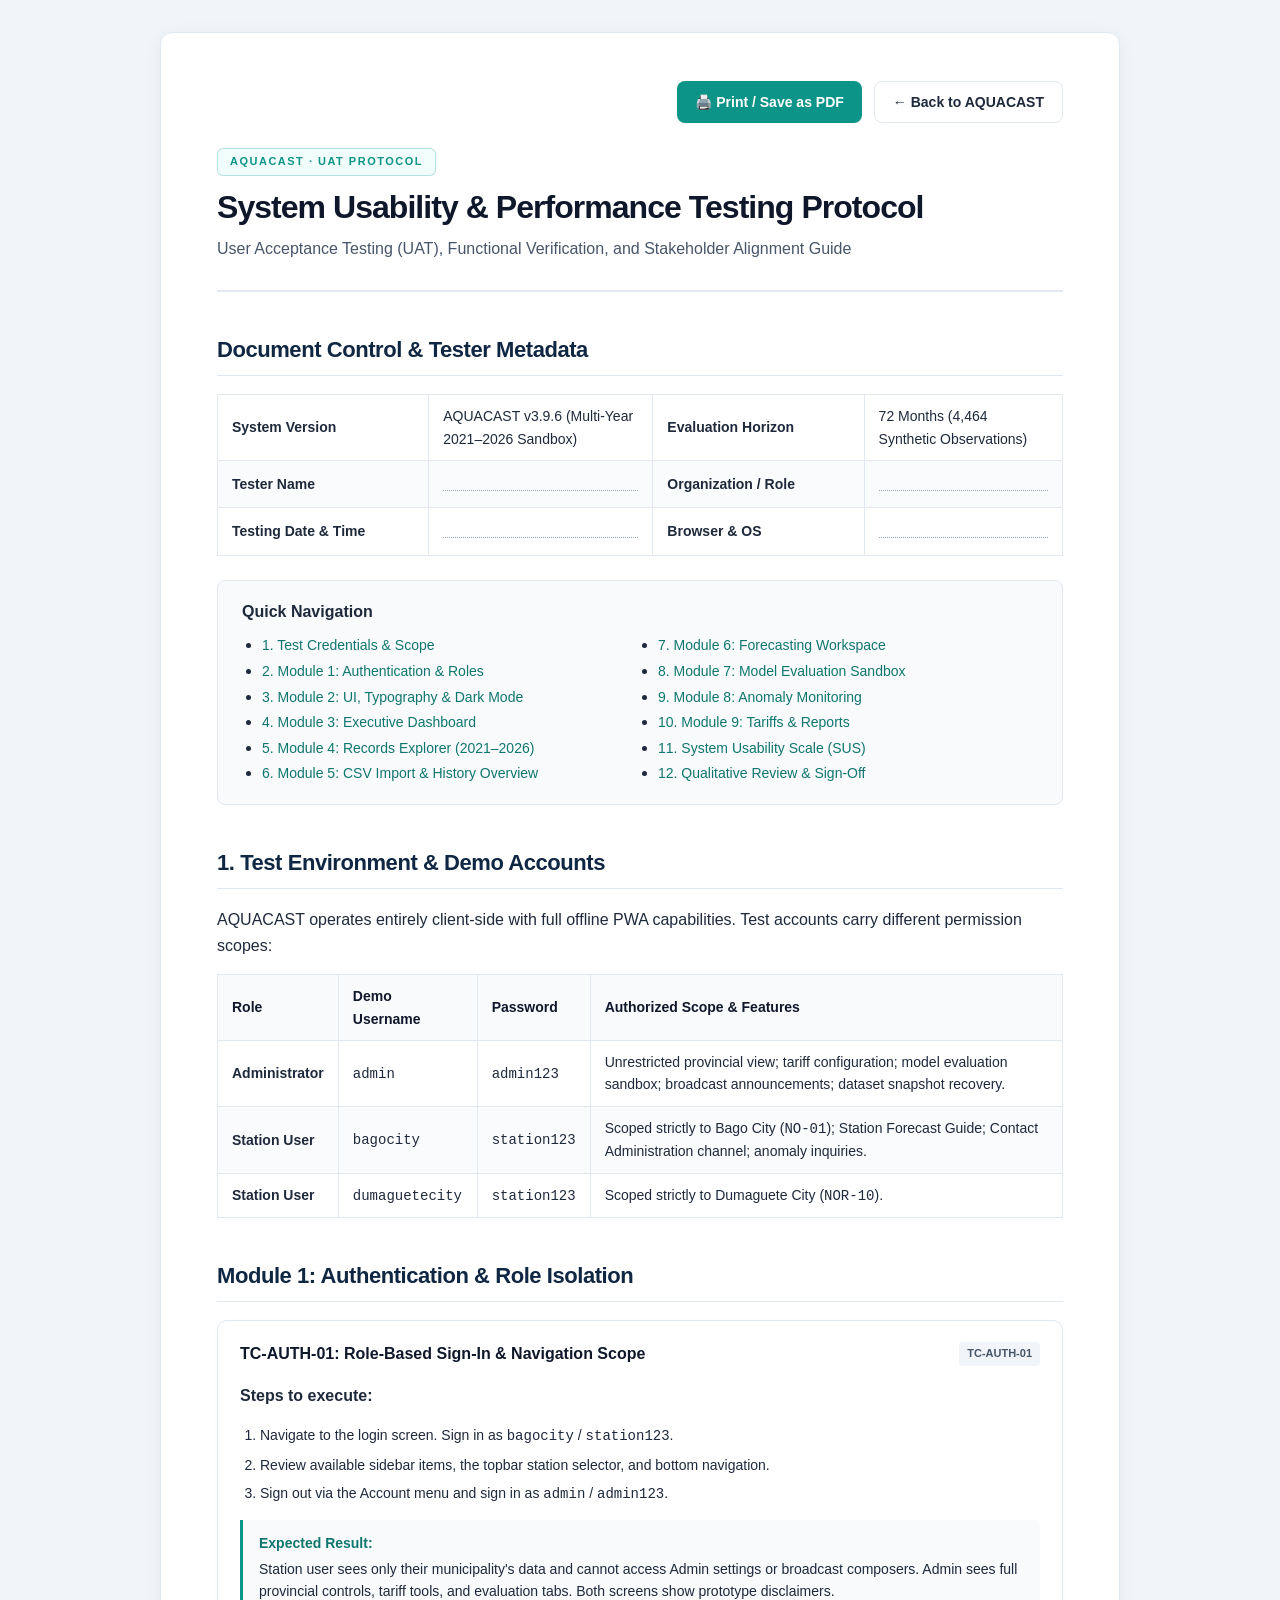
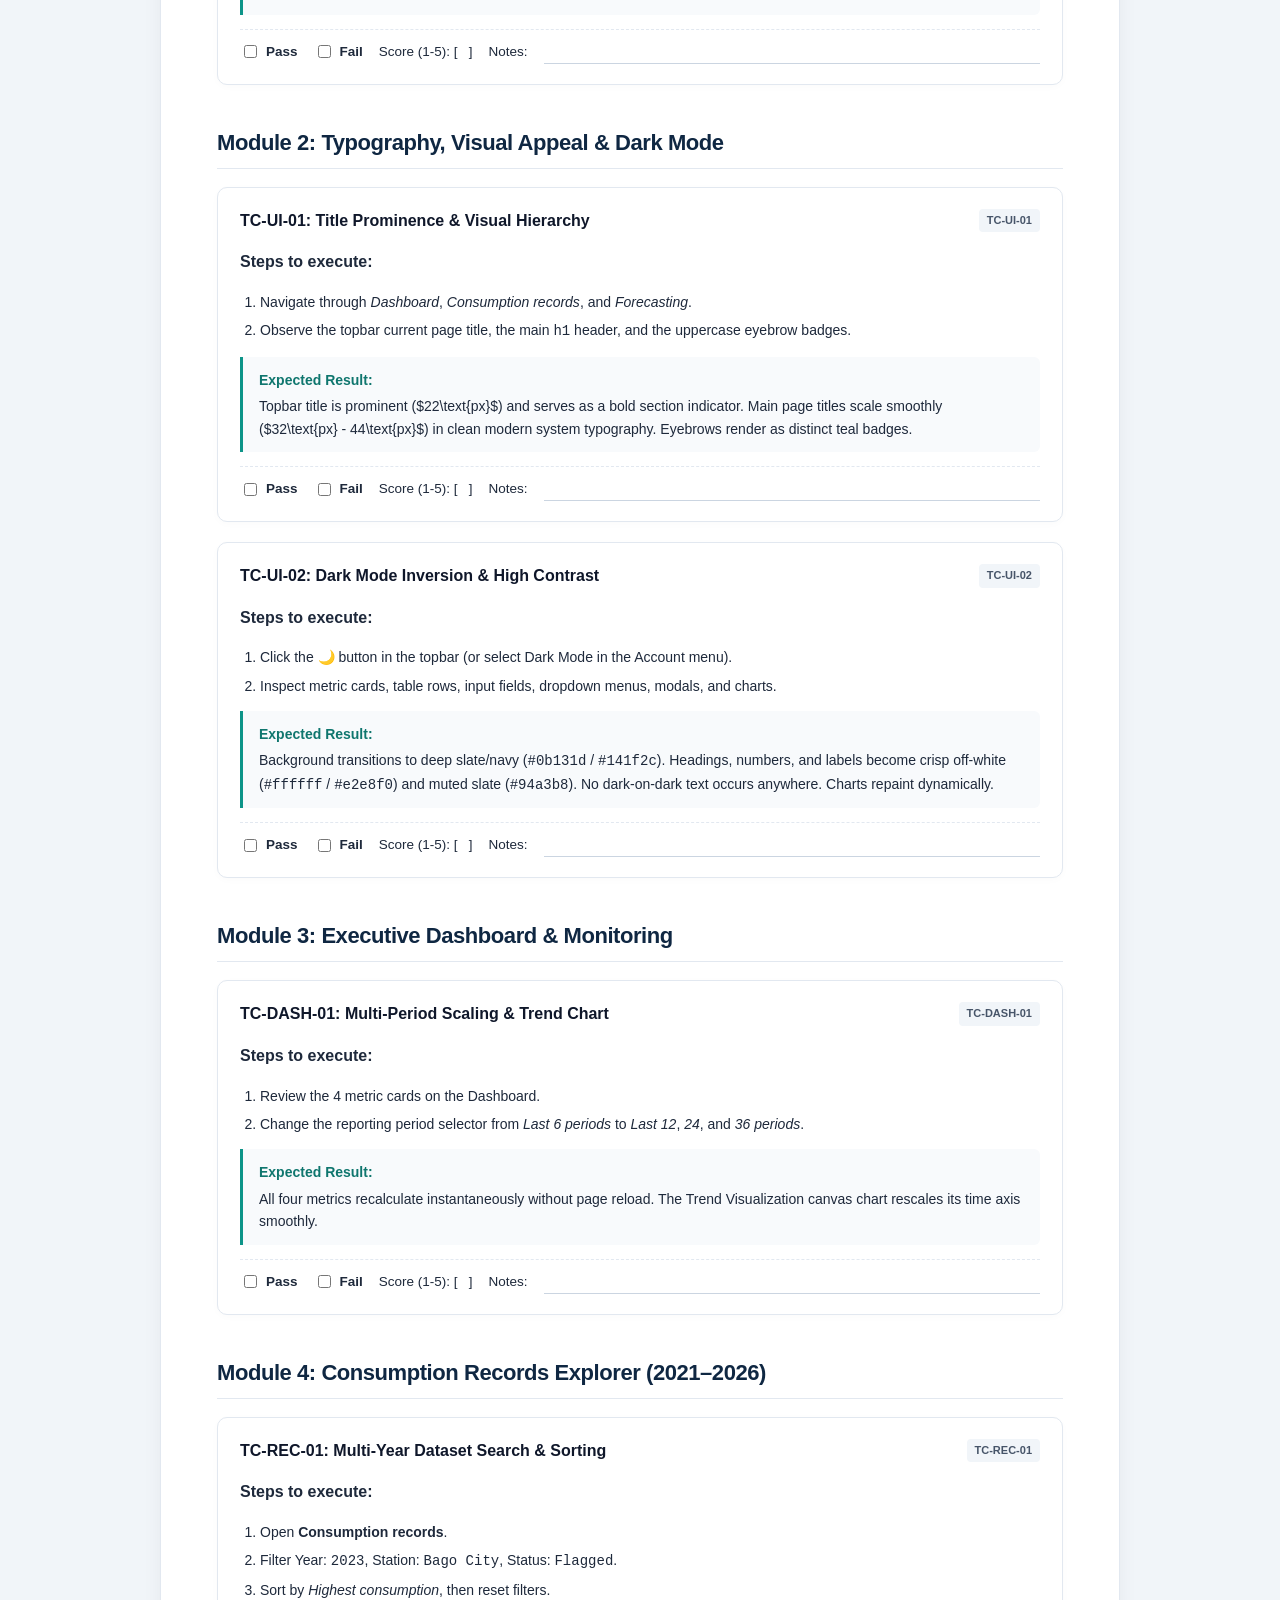
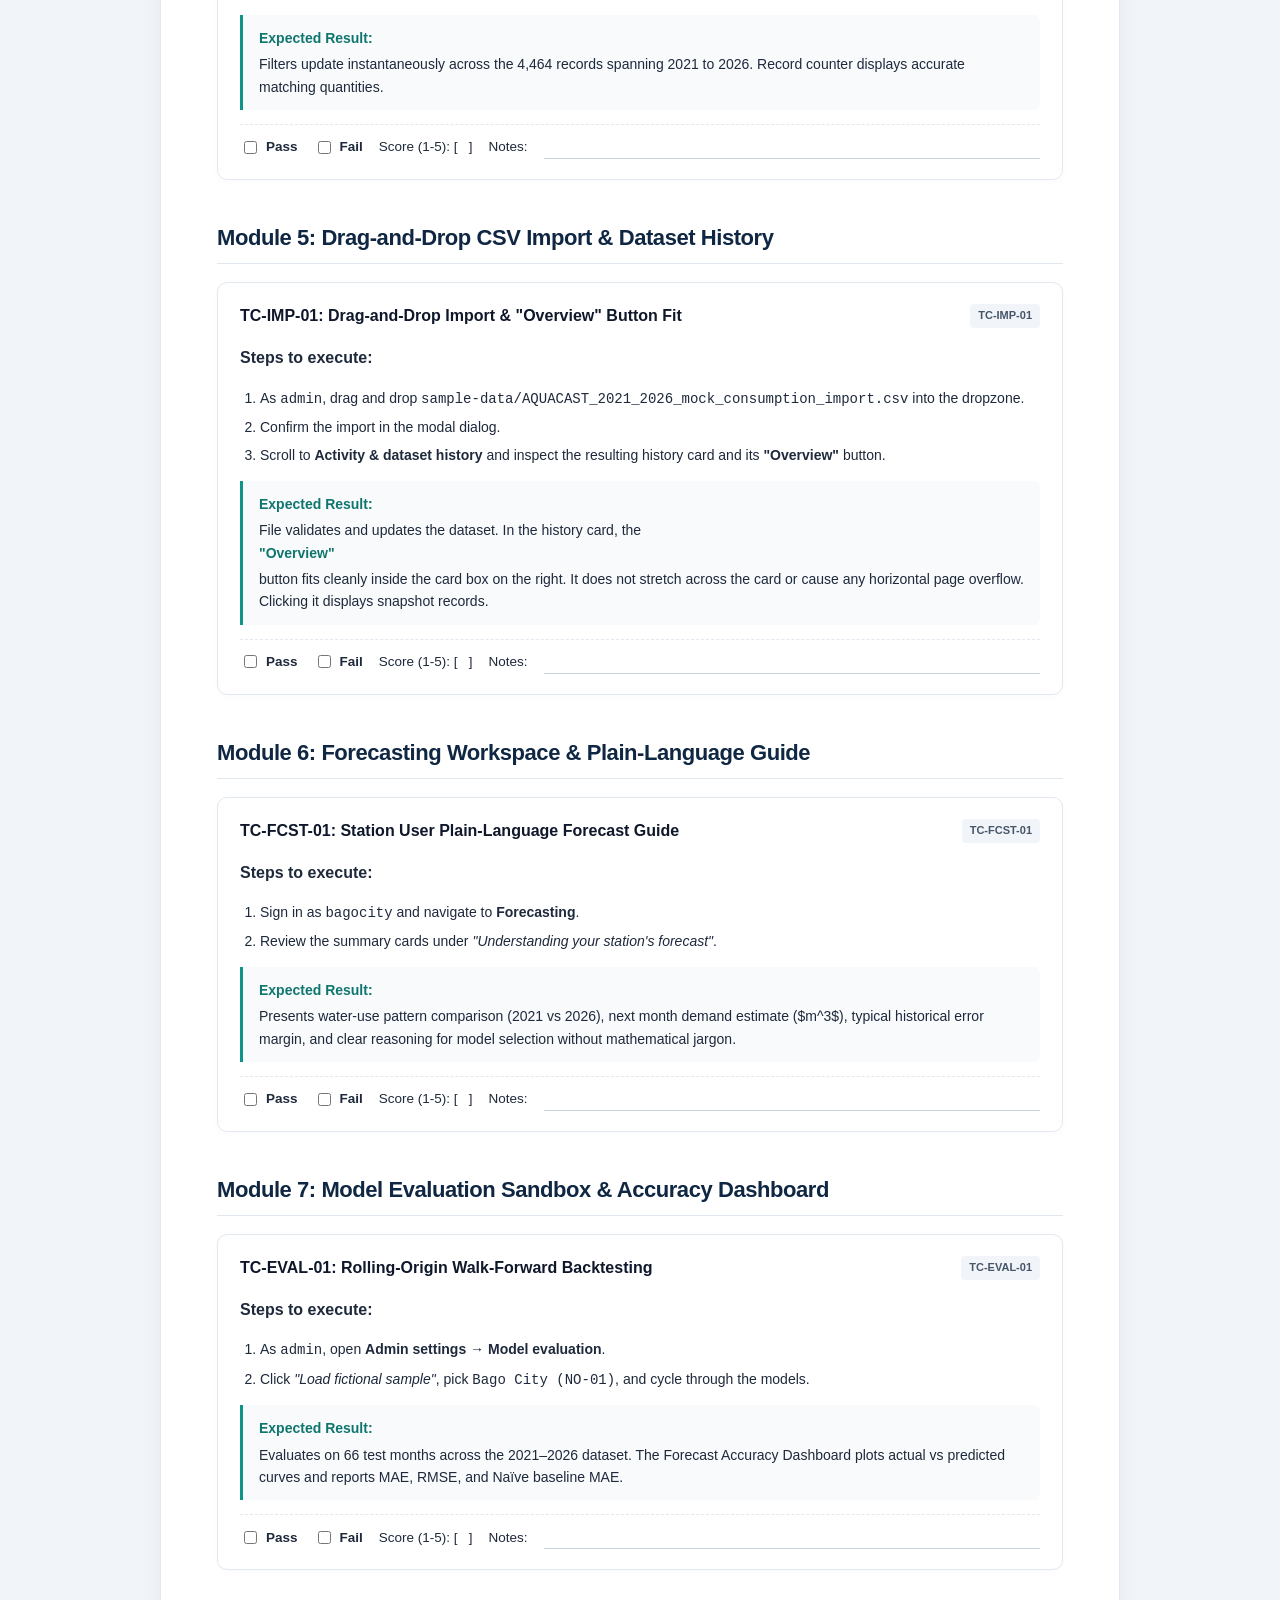
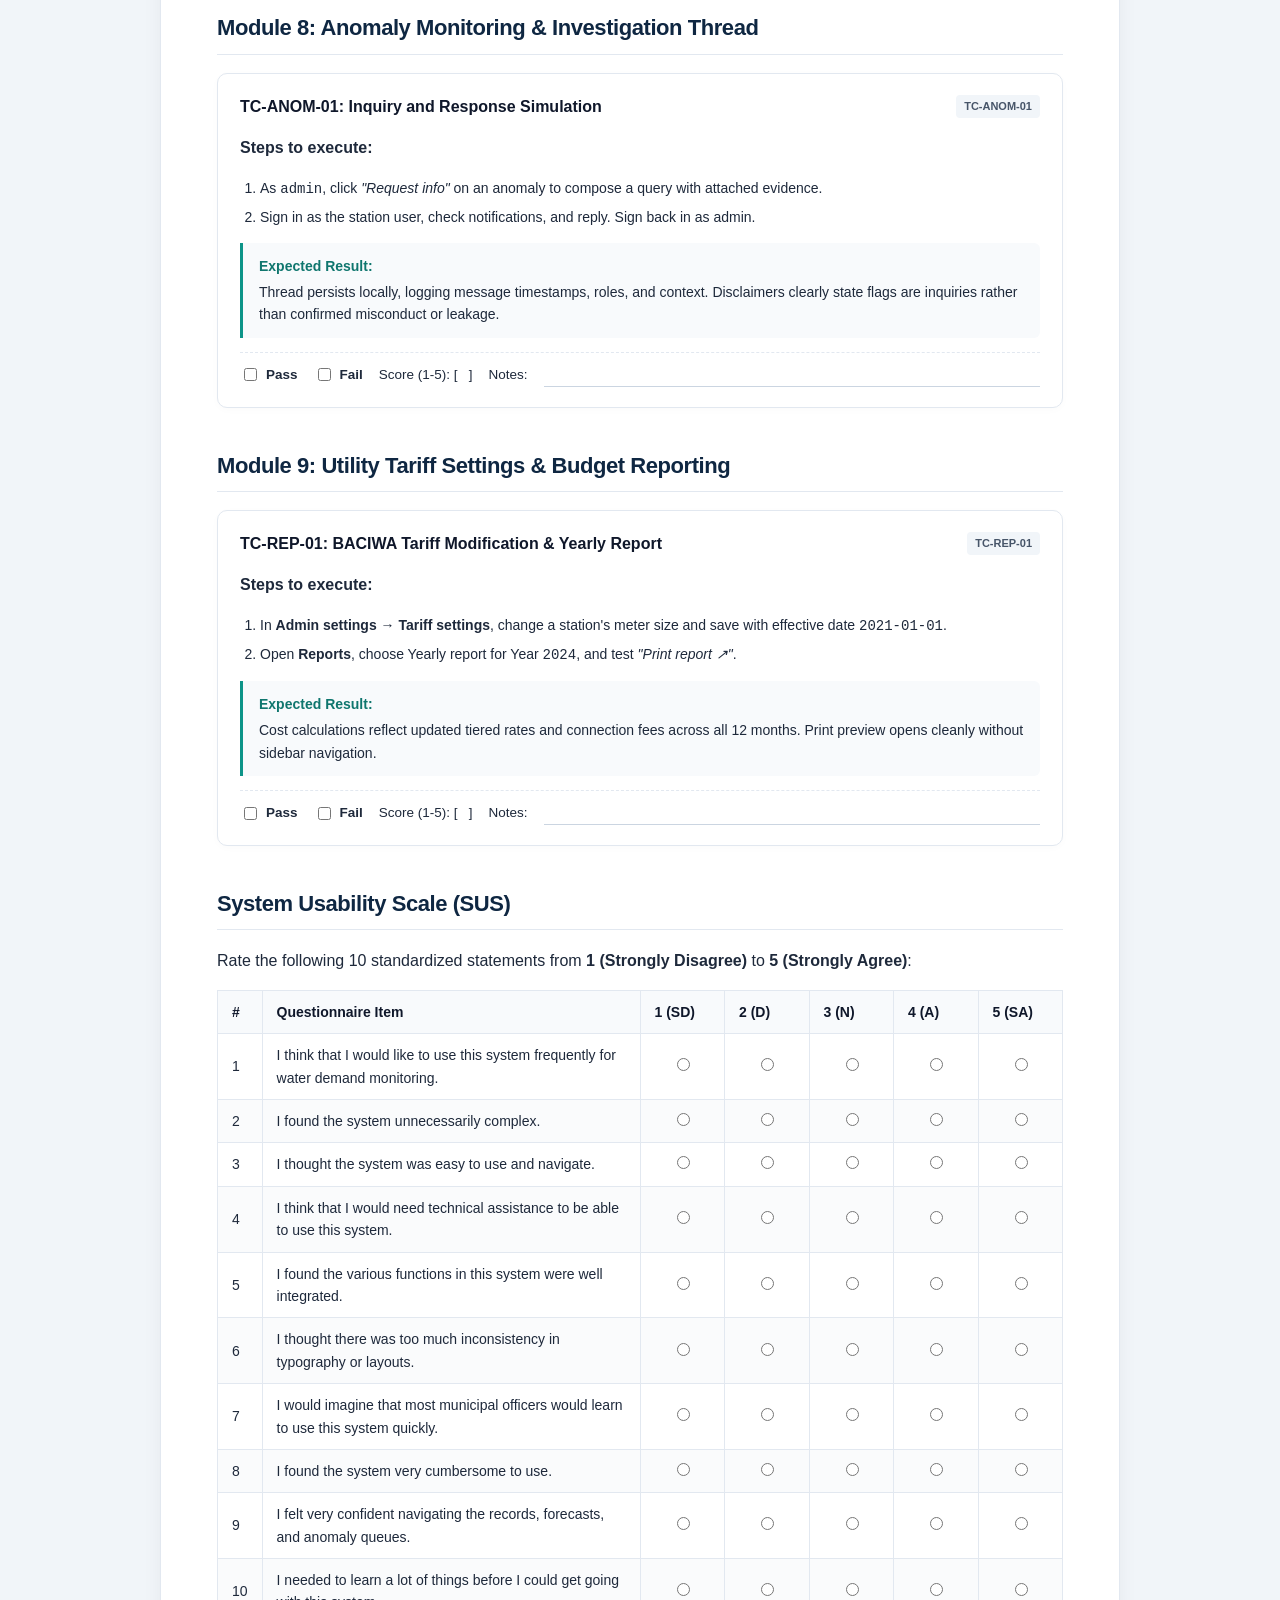
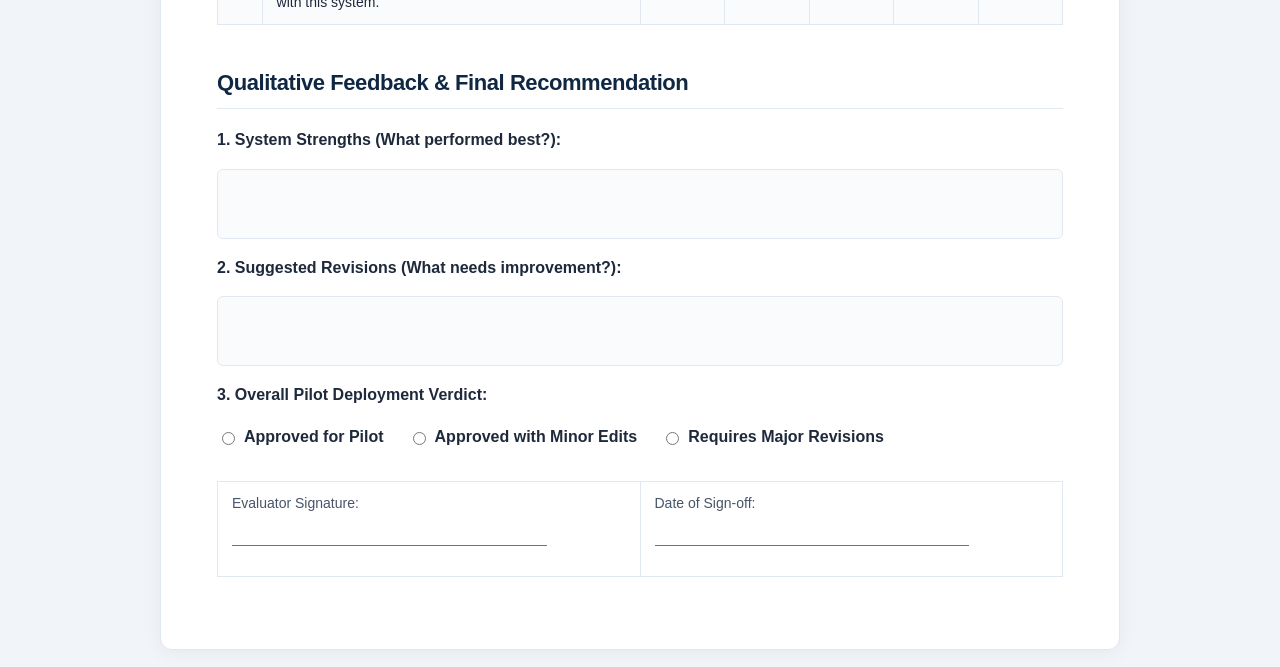
<file: docs/TESTING_GUIDE.html>
<!DOCTYPE html>
<html lang="en">
<head>
  <meta charset="UTF-8">
  <meta name="viewport" content="width=device-width, initial-scale=1.0">
  <title>AQUACAST — System Usability & Performance Testing Protocol</title>
  <style>
    :root {
      --navy: #0f2742;
      --teal: #0d9488;
      --teal-dark: #0f766e;
      --teal-light: #f0fdfa;
      --slate-50: #f8fafc;
      --slate-100: #f1f5f9;
      --slate-200: #e2e8f0;
      --slate-600: #475569;
      --slate-800: #1e293b;
      --slate-900: #0f172a;
      --amber: #d97706;
      --amber-light: #fffbeb;
      --amber-border: #fef3c7;
      --font-sans: -apple-system, BlinkMacSystemFont, "Segoe UI", Roboto, "Inter", "Helvetica Neue", Arial, sans-serif;
    }

    * { box-sizing: border-box; }
    body {
      font-family: var(--font-sans);
      color: var(--slate-800);
      background: var(--slate-100);
      margin: 0;
      padding: 32px 16px;
      line-height: 1.6;
      -webkit-font-smoothing: antialiased;
    }

    .doc-container {
      max-width: 960px;
      margin: 0 auto;
      background: #ffffff;
      padding: 48px 56px;
      border-radius: 12px;
      box-shadow: 0 4px 20px rgba(0, 0, 0, 0.05);
      border: 1px solid var(--slate-200);
    }

    .doc-header {
      border-bottom: 2px solid var(--slate-200);
      padding-bottom: 28px;
      margin-bottom: 32px;
    }

    .doc-badge {
      display: inline-block;
      font-size: 11px;
      font-weight: 800;
      letter-spacing: 1.5px;
      text-transform: uppercase;
      background: var(--teal-light);
      color: var(--teal);
      border: 1px solid rgba(13, 148, 136, 0.25);
      padding: 4px 12px;
      border-radius: 6px;
      margin-bottom: 12px;
    }

    h1 {
      font-size: 32px;
      font-weight: 800;
      color: var(--slate-900);
      margin: 0 0 10px 0;
      line-height: 1.2;
      letter-spacing: -0.03em;
    }

    .doc-subtitle {
      font-size: 16px;
      color: var(--slate-600);
      margin: 0;
    }

    .top-actions {
      display: flex;
      justify-content: flex-end;
      gap: 12px;
      margin-bottom: 24px;
    }

    .btn {
      display: inline-flex;
      align-items: center;
      gap: 8px;
      padding: 9px 18px;
      font-size: 14px;
      font-weight: 600;
      border-radius: 8px;
      cursor: pointer;
      text-decoration: none;
      transition: all 0.2s;
    }

    .btn-primary {
      background: var(--teal);
      color: #ffffff;
      border: none;
    }

    .btn-primary:hover {
      background: var(--teal-dark);
    }

    .btn-outline {
      background: #ffffff;
      color: var(--slate-800);
      border: 1px solid var(--slate-200);
    }

    .btn-outline:hover {
      background: var(--slate-50);
      border-color: var(--teal);
    }

    h2 {
      font-size: 22px;
      font-weight: 750;
      color: var(--navy);
      border-bottom: 1px solid var(--slate-200);
      padding-bottom: 8px;
      margin-top: 40px;
      margin-bottom: 18px;
      letter-spacing: -0.02em;
    }

    h3 {
      font-size: 17px;
      font-weight: 700;
      color: var(--slate-900);
      margin-top: 24px;
      margin-bottom: 12px;
    }

    table {
      width: 100%;
      border-collapse: collapse;
      margin: 16px 0 24px 0;
      font-size: 14px;
    }

    th, td {
      padding: 10px 14px;
      text-align: left;
      border: 1px solid var(--slate-200);
    }

    th {
      background: var(--slate-50);
      font-weight: 700;
      color: var(--slate-900);
    }

    tbody tr:nth-child(even) {
      background: #fafbfc;
    }

    .card {
      background: #ffffff;
      border: 1px solid var(--slate-200);
      border-radius: 10px;
      padding: 20px 22px;
      margin-bottom: 20px;
      box-shadow: 0 2px 8px rgba(0, 0, 0, 0.02);
    }

    .card-header {
      display: flex;
      justify-content: space-between;
      align-items: center;
      margin-bottom: 12px;
    }

    .card-title {
      font-size: 16px;
      font-weight: 750;
      color: var(--slate-900);
      margin: 0;
    }

    .card-id {
      font-size: 11px;
      font-weight: 700;
      background: var(--slate-100);
      color: var(--slate-600);
      padding: 3px 8px;
      border-radius: 4px;
    }

    .steps-list {
      margin: 8px 0 14px 20px;
      padding: 0;
    }

    .steps-list li {
      margin-bottom: 6px;
      font-size: 14px;
    }

    .expected-box {
      background: var(--slate-50);
      border-left: 3px solid var(--teal);
      padding: 12px 16px;
      font-size: 14px;
      margin-bottom: 14px;
      border-radius: 0 6px 6px 0;
    }

    .expected-box strong {
      color: var(--teal-dark);
      display: block;
      margin-bottom: 4px;
    }

    .eval-row {
      display: flex;
      flex-wrap: wrap;
      align-items: center;
      gap: 16px;
      padding-top: 10px;
      border-top: 1px dashed var(--slate-200);
      font-size: 13.5px;
    }

    .checkbox-label {
      display: inline-flex;
      align-items: center;
      gap: 6px;
      font-weight: 600;
      cursor: pointer;
    }

    .notes-line {
      flex: 1 1 240px;
      border-bottom: 1px solid #cbd5e1;
      height: 24px;
    }

    .toc-box {
      background: var(--slate-50);
      border: 1px solid var(--slate-200);
      border-radius: 8px;
      padding: 18px 24px;
      margin: 24px 0 32px 0;
    }

    .toc-box ul {
      margin: 8px 0 0 0;
      padding-left: 20px;
      columns: 2;
    }

    .toc-box a {
      color: var(--teal-dark);
      text-decoration: none;
      font-size: 14px;
    }

    .toc-box a:hover {
      text-decoration: underline;
    }

    .alert {
      background: var(--amber-light);
      border: 1px solid var(--amber-border);
      border-left: 4px solid var(--amber);
      color: #78350f;
      padding: 12px 18px;
      border-radius: 6px;
      font-size: 14px;
      margin: 18px 0;
    }

    .textarea-blank {
      width: 100%;
      height: 70px;
      border: 1px solid var(--slate-200);
      border-radius: 6px;
      background: #fafbfc;
      margin-top: 8px;
    }

    @media print {
      body { background: #ffffff; padding: 0; }
      .doc-container { box-shadow: none; border: none; padding: 0; max-width: 100%; }
      .top-actions, .btn { display: none !important; }
      .card { page-break-inside: avoid; }
      h2 { page-break-after: avoid; }
    }
  </style>
</head>
<body>

  <div class="doc-container">
    <div class="top-actions">
      <button class="btn btn-primary" onclick="window.print()">🖨️ Print / Save as PDF</button>
      <a class="btn btn-outline" href="../index.html">← Back to AQUACAST</a>
    </div>

    <header class="doc-header">
      <span class="doc-badge">AQUACAST · UAT PROTOCOL</span>
      <h1>System Usability & Performance Testing Protocol</h1>
      <p class="doc-subtitle">User Acceptance Testing (UAT), Functional Verification, and Stakeholder Alignment Guide</p>
    </header>

    <h2>Document Control & Tester Metadata</h2>
    <table>
      <tbody>
        <tr>
          <td style="width:25%"><strong>System Version</strong></td>
          <td>AQUACAST v3.9.6 (Multi-Year 2021–2026 Sandbox)</td>
          <td style="width:25%"><strong>Evaluation Horizon</strong></td>
          <td>72 Months (4,464 Synthetic Observations)</td>
        </tr>
        <tr>
          <td><strong>Tester Name</strong></td>
          <td><span style="border-bottom: 1px dotted #94a3b8; display: inline-block; width: 100%; height: 20px;"></span></td>
          <td><strong>Organization / Role</strong></td>
          <td><span style="border-bottom: 1px dotted #94a3b8; display: inline-block; width: 100%; height: 20px;"></span></td>
        </tr>
        <tr>
          <td><strong>Testing Date & Time</strong></td>
          <td><span style="border-bottom: 1px dotted #94a3b8; display: inline-block; width: 100%; height: 20px;"></span></td>
          <td><strong>Browser & OS</strong></td>
          <td><span style="border-bottom: 1px dotted #94a3b8; display: inline-block; width: 100%; height: 20px;"></span></td>
        </tr>
      </tbody>
    </table>

    <nav class="toc-box">
      <strong>Quick Navigation</strong>
      <ul>
        <li><a href="#test-env">1. Test Credentials & Scope</a></li>
        <li><a href="#mod-1">2. Module 1: Authentication & Roles</a></li>
        <li><a href="#mod-2">3. Module 2: UI, Typography & Dark Mode</a></li>
        <li><a href="#mod-3">4. Module 3: Executive Dashboard</a></li>
        <li><a href="#mod-4">5. Module 4: Records Explorer (2021–2026)</a></li>
        <li><a href="#mod-5">6. Module 5: CSV Import & History Overview</a></li>
        <li><a href="#mod-6">7. Module 6: Forecasting Workspace</a></li>
        <li><a href="#mod-7">8. Module 7: Model Evaluation Sandbox</a></li>
        <li><a href="#mod-8">9. Module 8: Anomaly Monitoring</a></li>
        <li><a href="#mod-9">10. Module 9: Tariffs & Reports</a></li>
        <li><a href="#sus">11. System Usability Scale (SUS)</a></li>
        <li><a href="#signoff">12. Qualitative Review & Sign-Off</a></li>
      </ul>
    </nav>

    <section id="test-env">
      <h2>1. Test Environment & Demo Accounts</h2>
      <p>AQUACAST operates entirely client-side with full offline PWA capabilities. Test accounts carry different permission scopes:</p>
      <table>
        <thead>
          <tr>
            <th>Role</th>
            <th>Demo Username</th>
            <th>Password</th>
            <th>Authorized Scope & Features</th>
          </tr>
        </thead>
        <tbody>
          <tr>
            <td><strong>Administrator</strong></td>
            <td><code>admin</code></td>
            <td><code>admin123</code></td>
            <td>Unrestricted provincial view; tariff configuration; model evaluation sandbox; broadcast announcements; dataset snapshot recovery.</td>
          </tr>
          <tr>
            <td><strong>Station User</strong></td>
            <td><code>bagocity</code></td>
            <td><code>station123</code></td>
            <td>Scoped strictly to Bago City (<code>NO-01</code>); Station Forecast Guide; Contact Administration channel; anomaly inquiries.</td>
          </tr>
          <tr>
            <td><strong>Station User</strong></td>
            <td><code>dumaguetecity</code></td>
            <td><code>station123</code></td>
            <td>Scoped strictly to Dumaguete City (<code>NOR-10</code>).</td>
          </tr>
        </tbody>
      </table>
    </section>

    <!-- MODULE 1 -->
    <section id="mod-1">
      <h2>Module 1: Authentication & Role Isolation</h2>

      <div class="card">
        <div class="card-header">
          <h3 class="card-title">TC-AUTH-01: Role-Based Sign-In & Navigation Scope</h3>
          <span class="card-id">TC-AUTH-01</span>
        </div>
        <p><strong>Steps to execute:</strong></p>
        <ol class="steps-list">
          <li>Navigate to the login screen. Sign in as <code>bagocity</code> / <code>station123</code>.</li>
          <li>Review available sidebar items, the topbar station selector, and bottom navigation.</li>
          <li>Sign out via the Account menu and sign in as <code>admin</code> / <code>admin123</code>.</li>
        </ol>
        <div class="expected-box">
          <strong>Expected Result:</strong>
          Station user sees only their municipality's data and cannot access Admin settings or broadcast composers. Admin sees full provincial controls, tariff tools, and evaluation tabs. Both screens show prototype disclaimers.
        </div>
        <div class="eval-row">
          <label class="checkbox-label"><input type="checkbox"> Pass</label>
          <label class="checkbox-label"><input type="checkbox"> Fail</label>
          <span>Score (1-5): [ &nbsp; ]</span>
          <span>Notes:</span>
          <div class="notes-line"></div>
        </div>
      </div>
    </section>

    <!-- MODULE 2 -->
    <section id="mod-2">
      <h2>Module 2: Typography, Visual Appeal & Dark Mode</h2>

      <div class="card">
        <div class="card-header">
          <h3 class="card-title">TC-UI-01: Title Prominence & Visual Hierarchy</h3>
          <span class="card-id">TC-UI-01</span>
        </div>
        <p><strong>Steps to execute:</strong></p>
        <ol class="steps-list">
          <li>Navigate through <em>Dashboard</em>, <em>Consumption records</em>, and <em>Forecasting</em>.</li>
          <li>Observe the topbar current page title, the main <code>h1</code> header, and the uppercase eyebrow badges.</li>
        </ol>
        <div class="expected-box">
          <strong>Expected Result:</strong>
          Topbar title is prominent ($22\text{px}$) and serves as a bold section indicator. Main page titles scale smoothly ($32\text{px} - 44\text{px}$) in clean modern system typography. Eyebrows render as distinct teal badges.
        </div>
        <div class="eval-row">
          <label class="checkbox-label"><input type="checkbox"> Pass</label>
          <label class="checkbox-label"><input type="checkbox"> Fail</label>
          <span>Score (1-5): [ &nbsp; ]</span>
          <span>Notes:</span>
          <div class="notes-line"></div>
        </div>
      </div>

      <div class="card">
        <div class="card-header">
          <h3 class="card-title">TC-UI-02: Dark Mode Inversion & High Contrast</h3>
          <span class="card-id">TC-UI-02</span>
        </div>
        <p><strong>Steps to execute:</strong></p>
        <ol class="steps-list">
          <li>Click the 🌙 button in the topbar (or select Dark Mode in the Account menu).</li>
          <li>Inspect metric cards, table rows, input fields, dropdown menus, modals, and charts.</li>
        </ol>
        <div class="expected-box">
          <strong>Expected Result:</strong>
          Background transitions to deep slate/navy (<code>#0b131d</code> / <code>#141f2c</code>). Headings, numbers, and labels become crisp off-white (<code>#ffffff</code> / <code>#e2e8f0</code>) and muted slate (<code>#94a3b8</code>). No dark-on-dark text occurs anywhere. Charts repaint dynamically.
        </div>
        <div class="eval-row">
          <label class="checkbox-label"><input type="checkbox"> Pass</label>
          <label class="checkbox-label"><input type="checkbox"> Fail</label>
          <span>Score (1-5): [ &nbsp; ]</span>
          <span>Notes:</span>
          <div class="notes-line"></div>
        </div>
      </div>
    </section>

    <!-- MODULE 3 -->
    <section id="mod-3">
      <h2>Module 3: Executive Dashboard & Monitoring</h2>

      <div class="card">
        <div class="card-header">
          <h3 class="card-title">TC-DASH-01: Multi-Period Scaling & Trend Chart</h3>
          <span class="card-id">TC-DASH-01</span>
        </div>
        <p><strong>Steps to execute:</strong></p>
        <ol class="steps-list">
          <li>Review the 4 metric cards on the Dashboard.</li>
          <li>Change the reporting period selector from <em>Last 6 periods</em> to <em>Last 12</em>, <em>24</em>, and <em>36 periods</em>.</li>
        </ol>
        <div class="expected-box">
          <strong>Expected Result:</strong>
          All four metrics recalculate instantaneously without page reload. The Trend Visualization canvas chart rescales its time axis smoothly.
        </div>
        <div class="eval-row">
          <label class="checkbox-label"><input type="checkbox"> Pass</label>
          <label class="checkbox-label"><input type="checkbox"> Fail</label>
          <span>Score (1-5): [ &nbsp; ]</span>
          <span>Notes:</span>
          <div class="notes-line"></div>
        </div>
      </div>
    </section>

    <!-- MODULE 4 -->
    <section id="mod-4">
      <h2>Module 4: Consumption Records Explorer (2021–2026)</h2>

      <div class="card">
        <div class="card-header">
          <h3 class="card-title">TC-REC-01: Multi-Year Dataset Search & Sorting</h3>
          <span class="card-id">TC-REC-01</span>
        </div>
        <p><strong>Steps to execute:</strong></p>
        <ol class="steps-list">
          <li>Open <strong>Consumption records</strong>.</li>
          <li>Filter Year: <code>2023</code>, Station: <code>Bago City</code>, Status: <code>Flagged</code>.</li>
          <li>Sort by <em>Highest consumption</em>, then reset filters.</li>
        </ol>
        <div class="expected-box">
          <strong>Expected Result:</strong>
          Filters update instantaneously across the 4,464 records spanning 2021 to 2026. Record counter displays accurate matching quantities.
        </div>
        <div class="eval-row">
          <label class="checkbox-label"><input type="checkbox"> Pass</label>
          <label class="checkbox-label"><input type="checkbox"> Fail</label>
          <span>Score (1-5): [ &nbsp; ]</span>
          <span>Notes:</span>
          <div class="notes-line"></div>
        </div>
      </div>
    </section>

    <!-- MODULE 5 -->
    <section id="mod-5">
      <h2>Module 5: Drag-and-Drop CSV Import & Dataset History</h2>

      <div class="card">
        <div class="card-header">
          <h3 class="card-title">TC-IMP-01: Drag-and-Drop Import & "Overview" Button Fit</h3>
          <span class="card-id">TC-IMP-01</span>
        </div>
        <p><strong>Steps to execute:</strong></p>
        <ol class="steps-list">
          <li>As <code>admin</code>, drag and drop <code>sample-data/AQUACAST_2021_2026_mock_consumption_import.csv</code> into the dropzone.</li>
          <li>Confirm the import in the modal dialog.</li>
          <li>Scroll to <strong>Activity & dataset history</strong> and inspect the resulting history card and its <strong>"Overview"</strong> button.</li>
        </ol>
        <div class="expected-box">
          <strong>Expected Result:</strong>
          File validates and updates the dataset. In the history card, the <strong>"Overview"</strong> button fits cleanly inside the card box on the right. It does not stretch across the card or cause any horizontal page overflow. Clicking it displays snapshot records.
        </div>
        <div class="eval-row">
          <label class="checkbox-label"><input type="checkbox"> Pass</label>
          <label class="checkbox-label"><input type="checkbox"> Fail</label>
          <span>Score (1-5): [ &nbsp; ]</span>
          <span>Notes:</span>
          <div class="notes-line"></div>
        </div>
      </div>
    </section>

    <!-- MODULE 6 -->
    <section id="mod-6">
      <h2>Module 6: Forecasting Workspace & Plain-Language Guide</h2>

      <div class="card">
        <div class="card-header">
          <h3 class="card-title">TC-FCST-01: Station User Plain-Language Forecast Guide</h3>
          <span class="card-id">TC-FCST-01</span>
        </div>
        <p><strong>Steps to execute:</strong></p>
        <ol class="steps-list">
          <li>Sign in as <code>bagocity</code> and navigate to <strong>Forecasting</strong>.</li>
          <li>Review the summary cards under <em>"Understanding your station's forecast"</em>.</li>
        </ol>
        <div class="expected-box">
          <strong>Expected Result:</strong>
          Presents water-use pattern comparison (2021 vs 2026), next month demand estimate ($m^3$), typical historical error margin, and clear reasoning for model selection without mathematical jargon.
        </div>
        <div class="eval-row">
          <label class="checkbox-label"><input type="checkbox"> Pass</label>
          <label class="checkbox-label"><input type="checkbox"> Fail</label>
          <span>Score (1-5): [ &nbsp; ]</span>
          <span>Notes:</span>
          <div class="notes-line"></div>
        </div>
      </div>
    </section>

    <!-- MODULE 7 -->
    <section id="mod-7">
      <h2>Module 7: Model Evaluation Sandbox & Accuracy Dashboard</h2>

      <div class="card">
        <div class="card-header">
          <h3 class="card-title">TC-EVAL-01: Rolling-Origin Walk-Forward Backtesting</h3>
          <span class="card-id">TC-EVAL-01</span>
        </div>
        <p><strong>Steps to execute:</strong></p>
        <ol class="steps-list">
          <li>As <code>admin</code>, open <strong>Admin settings</strong> &rarr; <strong>Model evaluation</strong>.</li>
          <li>Click <em>"Load fictional sample"</em>, pick <code>Bago City (NO-01)</code>, and cycle through the models.</li>
        </ol>
        <div class="expected-box">
          <strong>Expected Result:</strong>
          Evaluates on 66 test months across the 2021–2026 dataset. The Forecast Accuracy Dashboard plots actual vs predicted curves and reports MAE, RMSE, and Naïve baseline MAE.
        </div>
        <div class="eval-row">
          <label class="checkbox-label"><input type="checkbox"> Pass</label>
          <label class="checkbox-label"><input type="checkbox"> Fail</label>
          <span>Score (1-5): [ &nbsp; ]</span>
          <span>Notes:</span>
          <div class="notes-line"></div>
        </div>
      </div>
    </section>

    <!-- MODULE 8 -->
    <section id="mod-8">
      <h2>Module 8: Anomaly Monitoring & Investigation Thread</h2>

      <div class="card">
        <div class="card-header">
          <h3 class="card-title">TC-ANOM-01: Inquiry and Response Simulation</h3>
          <span class="card-id">TC-ANOM-01</span>
        </div>
        <p><strong>Steps to execute:</strong></p>
        <ol class="steps-list">
          <li>As <code>admin</code>, click <em>"Request info"</em> on an anomaly to compose a query with attached evidence.</li>
          <li>Sign in as the station user, check notifications, and reply. Sign back in as admin.</li>
        </ol>
        <div class="expected-box">
          <strong>Expected Result:</strong>
          Thread persists locally, logging message timestamps, roles, and context. Disclaimers clearly state flags are inquiries rather than confirmed misconduct or leakage.
        </div>
        <div class="eval-row">
          <label class="checkbox-label"><input type="checkbox"> Pass</label>
          <label class="checkbox-label"><input type="checkbox"> Fail</label>
          <span>Score (1-5): [ &nbsp; ]</span>
          <span>Notes:</span>
          <div class="notes-line"></div>
        </div>
      </div>
    </section>

    <!-- MODULE 9 -->
    <section id="mod-9">
      <h2>Module 9: Utility Tariff Settings & Budget Reporting</h2>

      <div class="card">
        <div class="card-header">
          <h3 class="card-title">TC-REP-01: BACIWA Tariff Modification & Yearly Report</h3>
          <span class="card-id">TC-REP-01</span>
        </div>
        <p><strong>Steps to execute:</strong></p>
        <ol class="steps-list">
          <li>In <strong>Admin settings</strong> &rarr; <strong>Tariff settings</strong>, change a station's meter size and save with effective date <code>2021-01-01</code>.</li>
          <li>Open <strong>Reports</strong>, choose Yearly report for Year <code>2024</code>, and test <em>"Print report &nearr;"</em>.</li>
        </ol>
        <div class="expected-box">
          <strong>Expected Result:</strong>
          Cost calculations reflect updated tiered rates and connection fees across all 12 months. Print preview opens cleanly without sidebar navigation.
        </div>
        <div class="eval-row">
          <label class="checkbox-label"><input type="checkbox"> Pass</label>
          <label class="checkbox-label"><input type="checkbox"> Fail</label>
          <span>Score (1-5): [ &nbsp; ]</span>
          <span>Notes:</span>
          <div class="notes-line"></div>
        </div>
      </div>
    </section>

    <!-- SYSTEM USABILITY SCALE -->
    <section id="sus">
      <h2>System Usability Scale (SUS)</h2>
      <p>Rate the following 10 standardized statements from <strong>1 (Strongly Disagree)</strong> to <strong>5 (Strongly Agree)</strong>:</p>
      <table>
        <thead>
          <tr>
            <th style="width:5%">#</th>
            <th>Questionnaire Item</th>
            <th style="width:10%">1 (SD)</th>
            <th style="width:10%">2 (D)</th>
            <th style="width:10%">3 (N)</th>
            <th style="width:10%">4 (A)</th>
            <th style="width:10%">5 (SA)</th>
          </tr>
        </thead>
        <tbody>
          <tr>
            <td>1</td>
            <td>I think that I would like to use this system frequently for water demand monitoring.</td>
            <td style="text-align:center"><input type="radio" name="sus1"></td>
            <td style="text-align:center"><input type="radio" name="sus1"></td>
            <td style="text-align:center"><input type="radio" name="sus1"></td>
            <td style="text-align:center"><input type="radio" name="sus1"></td>
            <td style="text-align:center"><input type="radio" name="sus1"></td>
          </tr>
          <tr>
            <td>2</td>
            <td>I found the system unnecessarily complex.</td>
            <td style="text-align:center"><input type="radio" name="sus2"></td>
            <td style="text-align:center"><input type="radio" name="sus2"></td>
            <td style="text-align:center"><input type="radio" name="sus2"></td>
            <td style="text-align:center"><input type="radio" name="sus2"></td>
            <td style="text-align:center"><input type="radio" name="sus2"></td>
          </tr>
          <tr>
            <td>3</td>
            <td>I thought the system was easy to use and navigate.</td>
            <td style="text-align:center"><input type="radio" name="sus3"></td>
            <td style="text-align:center"><input type="radio" name="sus3"></td>
            <td style="text-align:center"><input type="radio" name="sus3"></td>
            <td style="text-align:center"><input type="radio" name="sus3"></td>
            <td style="text-align:center"><input type="radio" name="sus3"></td>
          </tr>
          <tr>
            <td>4</td>
            <td>I think that I would need technical assistance to be able to use this system.</td>
            <td style="text-align:center"><input type="radio" name="sus4"></td>
            <td style="text-align:center"><input type="radio" name="sus4"></td>
            <td style="text-align:center"><input type="radio" name="sus4"></td>
            <td style="text-align:center"><input type="radio" name="sus4"></td>
            <td style="text-align:center"><input type="radio" name="sus4"></td>
          </tr>
          <tr>
            <td>5</td>
            <td>I found the various functions in this system were well integrated.</td>
            <td style="text-align:center"><input type="radio" name="sus5"></td>
            <td style="text-align:center"><input type="radio" name="sus5"></td>
            <td style="text-align:center"><input type="radio" name="sus5"></td>
            <td style="text-align:center"><input type="radio" name="sus5"></td>
            <td style="text-align:center"><input type="radio" name="sus5"></td>
          </tr>
          <tr>
            <td>6</td>
            <td>I thought there was too much inconsistency in typography or layouts.</td>
            <td style="text-align:center"><input type="radio" name="sus6"></td>
            <td style="text-align:center"><input type="radio" name="sus6"></td>
            <td style="text-align:center"><input type="radio" name="sus6"></td>
            <td style="text-align:center"><input type="radio" name="sus6"></td>
            <td style="text-align:center"><input type="radio" name="sus6"></td>
          </tr>
          <tr>
            <td>7</td>
            <td>I would imagine that most municipal officers would learn to use this system quickly.</td>
            <td style="text-align:center"><input type="radio" name="sus7"></td>
            <td style="text-align:center"><input type="radio" name="sus7"></td>
            <td style="text-align:center"><input type="radio" name="sus7"></td>
            <td style="text-align:center"><input type="radio" name="sus7"></td>
            <td style="text-align:center"><input type="radio" name="sus7"></td>
          </tr>
          <tr>
            <td>8</td>
            <td>I found the system very cumbersome to use.</td>
            <td style="text-align:center"><input type="radio" name="sus8"></td>
            <td style="text-align:center"><input type="radio" name="sus8"></td>
            <td style="text-align:center"><input type="radio" name="sus8"></td>
            <td style="text-align:center"><input type="radio" name="sus8"></td>
            <td style="text-align:center"><input type="radio" name="sus8"></td>
          </tr>
          <tr>
            <td>9</td>
            <td>I felt very confident navigating the records, forecasts, and anomaly queues.</td>
            <td style="text-align:center"><input type="radio" name="sus9"></td>
            <td style="text-align:center"><input type="radio" name="sus9"></td>
            <td style="text-align:center"><input type="radio" name="sus9"></td>
            <td style="text-align:center"><input type="radio" name="sus9"></td>
            <td style="text-align:center"><input type="radio" name="sus9"></td>
          </tr>
          <tr>
            <td>10</td>
            <td>I needed to learn a lot of things before I could get going with this system.</td>
            <td style="text-align:center"><input type="radio" name="sus10"></td>
            <td style="text-align:center"><input type="radio" name="sus10"></td>
            <td style="text-align:center"><input type="radio" name="sus10"></td>
            <td style="text-align:center"><input type="radio" name="sus10"></td>
            <td style="text-align:center"><input type="radio" name="sus10"></td>
          </tr>
        </tbody>
      </table>
    </section>

    <!-- QUALITATIVE SIGN-OFF -->
    <section id="signoff">
      <h2>Qualitative Feedback & Final Recommendation</h2>

      <p><strong>1. System Strengths (What performed best?):</strong></p>
      <div class="textarea-blank"></div>

      <p style="margin-top:16px;"><strong>2. Suggested Revisions (What needs improvement?):</strong></p>
      <div class="textarea-blank"></div>

      <p style="margin-top:16px;"><strong>3. Overall Pilot Deployment Verdict:</strong></p>
      <div style="display:flex; gap:24px; margin: 12px 0 24px 0;">
        <label class="checkbox-label"><input type="radio" name="verdict"> <strong>Approved for Pilot</strong></label>
        <label class="checkbox-label"><input type="radio" name="verdict"> <strong>Approved with Minor Edits</strong></label>
        <label class="checkbox-label"><input type="radio" name="verdict"> <strong>Requires Major Revisions</strong></label>
      </div>

      <table style="margin-top: 32px;">
        <tr>
          <td style="width:50%; padding-bottom: 30px;">
            <p style="margin:0 0 30px 0; color:var(--slate-600);">Evaluator Signature:</p>
            <div style="border-bottom:1px solid #64748b; width:80%;"></div>
          </td>
          <td style="width:50%; padding-bottom: 30px;">
            <p style="margin:0 0 30px 0; color:var(--slate-600);">Date of Sign-off:</p>
            <div style="border-bottom:1px solid #64748b; width:80%;"></div>
          </td>
        </tr>
      </table>
    </section>

  </div>

</body>
</html>
</file>
